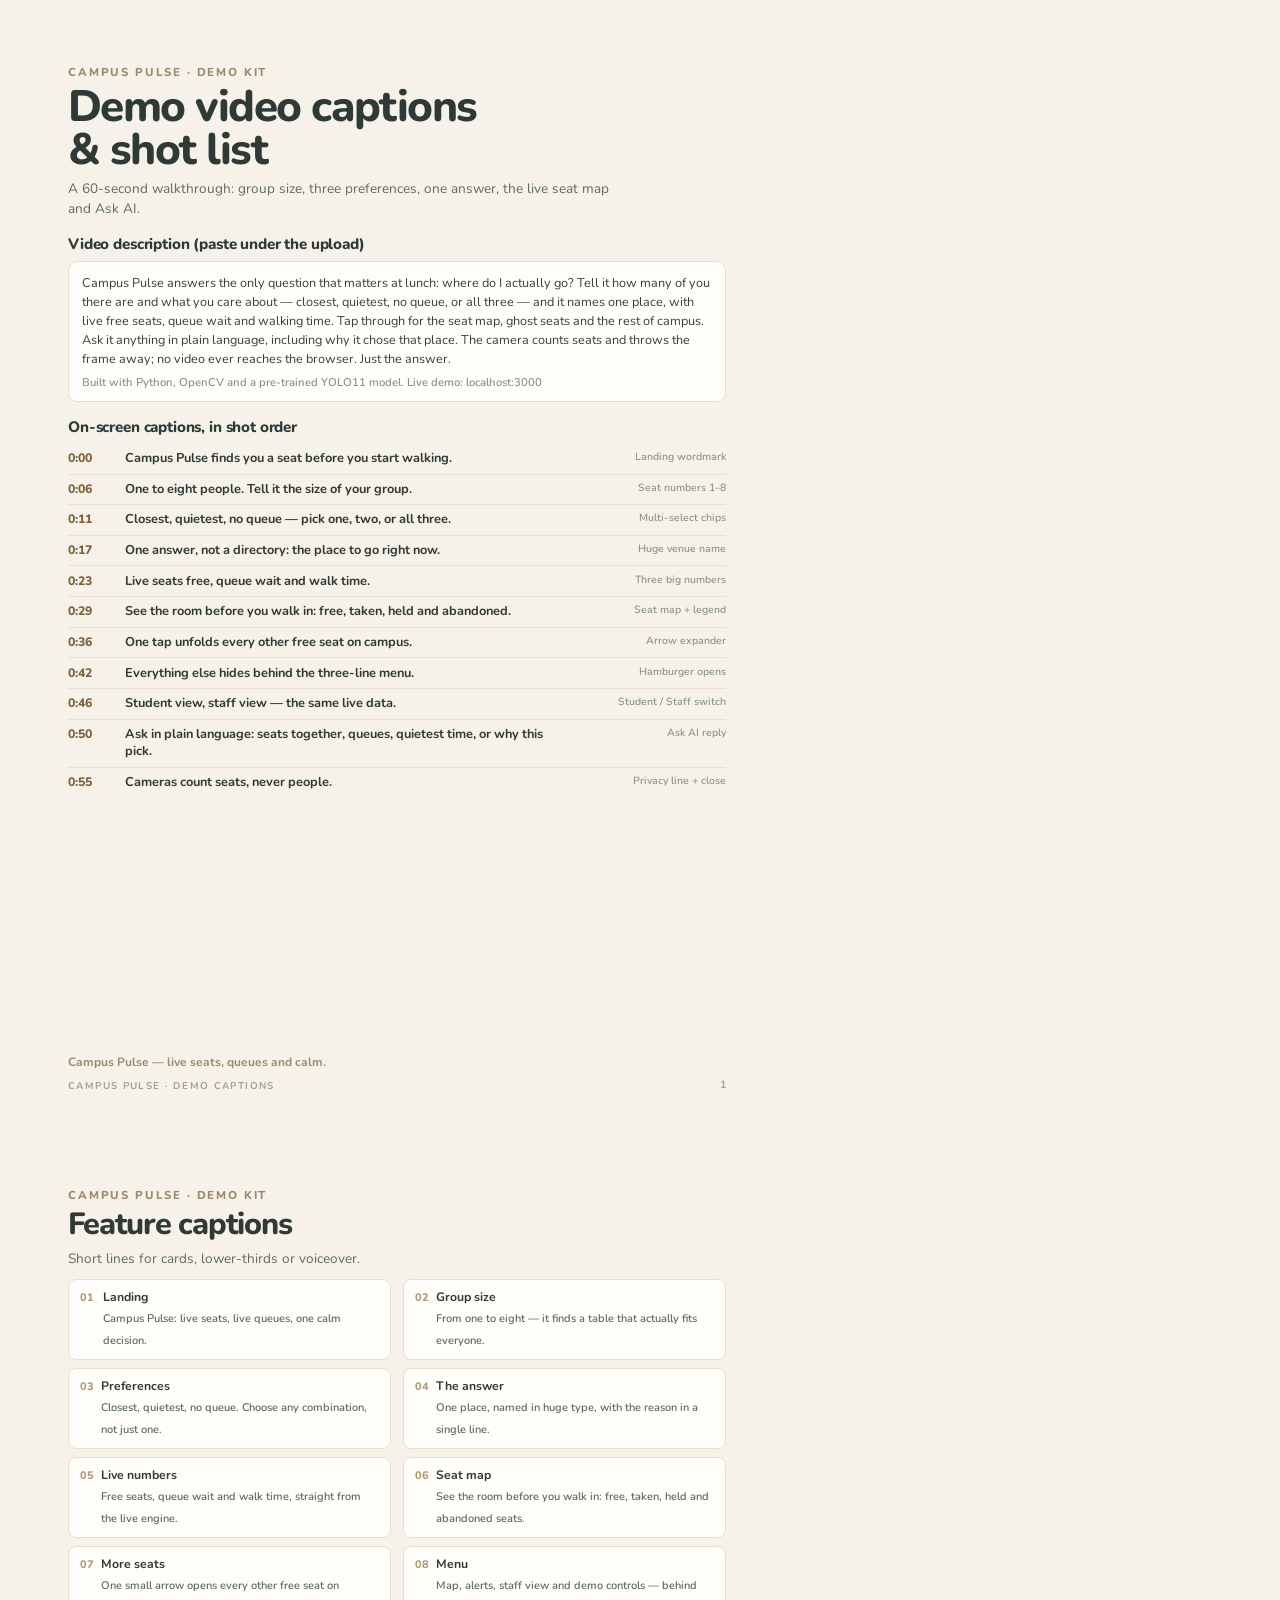
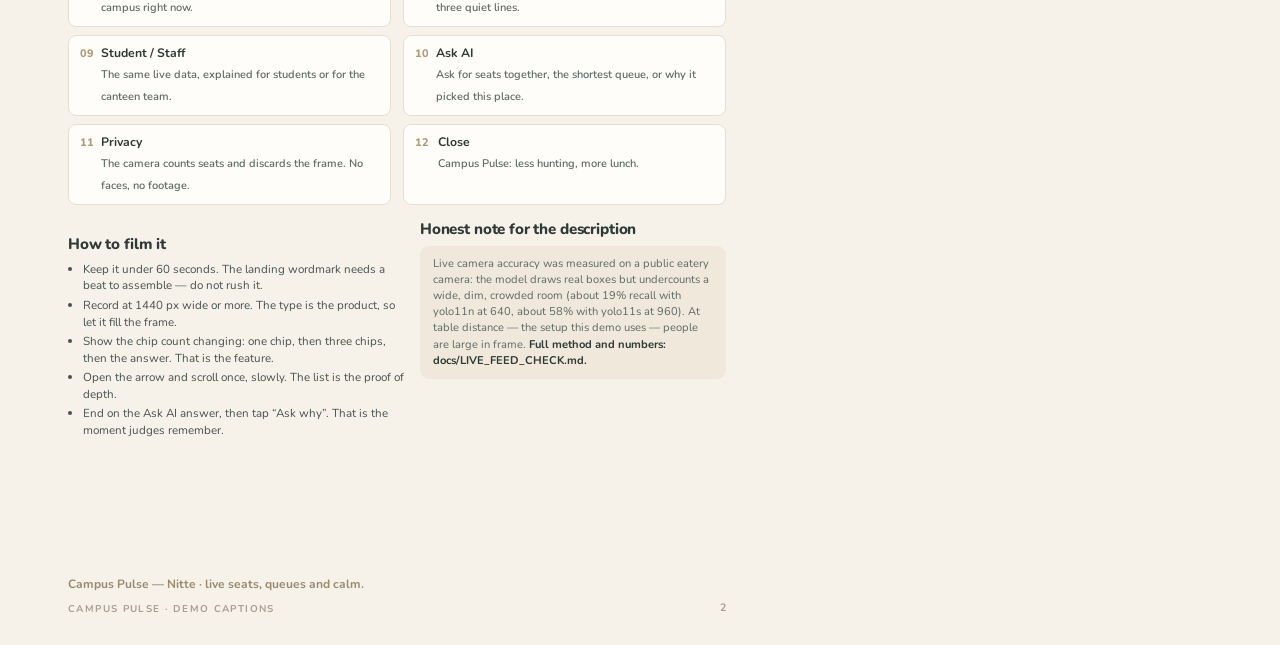
<file: docs/demo-captions.html>
<!doctype html>
<html lang="en">
<head>
<meta charset="utf-8" />
<title>Campus Pulse — demo captions</title>
<style>
  @font-face {
    font-family: 'Nunito';
    src: url('../web/fonts/nunito.woff2') format('woff2');
    font-weight: 100 900;
    font-style: normal;
  }
  @page { size: A4; margin: 0; }
  * { box-sizing: border-box; }
  html, body { margin: 0; padding: 0; }
  body {
    font-family: 'Nunito', 'Trebuchet MS', sans-serif;
    color: #2f3a37;
    background: #f6f2ea;
    -webkit-print-color-adjust: exact;
    print-color-adjust: exact;
  }
  .page {
    width: 210mm; height: 297mm;
    padding: 17mm 18mm 22mm;
    display: block;
    position: relative; overflow: hidden;
    page-break-after: always;
    background: #f6f2ea;
  }
  .page:last-child { page-break-after: auto; }
  .page::after {
    content: "CAMPUS PULSE  ·  DEMO CAPTIONS";
    position: absolute; left: 18mm; bottom: 8mm;
    font-size: 7.4pt; font-weight: 700; letter-spacing: .14em; color: #a89f90;
  }
  .pageno {
    position: absolute; right: 18mm; bottom: 8mm;
    font-size: 8pt; font-weight: 700; color: #a89f90;
  }
  .kicker {
    font-size: 8.6pt; font-weight: 800; letter-spacing: .16em;
    color: #9a8a6d; text-transform: uppercase; margin: 0 0 6px;
  }
  h1 {
    font-size: 33pt; line-height: .98; letter-spacing: -.035em;
    margin: 0 0 7px; font-weight: 800;
  }
  .lede {
    font-size: 10.2pt; line-height: 1.45; color: #5d6a66;
    margin: 0 0 14px; max-width: 150mm;
  }
  h2 {
    font-size: 11.4pt; font-weight: 800; margin: 15px 0 7px;
    letter-spacing: -.01em;
  }
  .box {
    background: #fffdf9; border: 1px solid #e6dfd1; border-radius: 9px;
    padding: 11px 13px;
  }
  .desc { font-size: 9.5pt; line-height: 1.5; margin: 0; color: #35403c; }
  .meta { font-size: 8.5pt; color: #8b958f; margin: 7px 0 0; font-weight: 600; }
  .shots { width: 100%; border-collapse: collapse; margin-top: 2px; }
  .shots td { vertical-align: top; padding: 6.2px 0; border-bottom: 1px solid #e8e1d4; }
  .shots tr:last-child td { border-bottom: 0; }
  .time {
    width: 15mm; font-size: 9.2pt; font-weight: 800; color: #7d6039;
    font-variant-numeric: tabular-nums;
  }
  .cap { font-size: 9.6pt; font-weight: 700; line-height: 1.35; }
  .cue { width: 47mm; font-size: 7.9pt; color: #8b958f; font-weight: 600; text-align: right; line-height: 1.35; }
  .features { display: grid; grid-template-columns: 1fr 1fr; gap: 8px 12px; margin-top: 2px; }
  .feat {
    background: #fffdf9; border: 1px solid #e6dfd1; border-radius: 8px;
    padding: 9px 11px; display: flex; gap: 9px; align-items: baseline;
  }
  .num {
    font-size: 8.2pt; font-weight: 800; color: #b09a78;
    min-width: 12px; font-variant-numeric: tabular-nums;
  }
  .feat b { display: block; font-size: 9.2pt; margin-bottom: 1px; }
  .feat span.txt { font-size: 8.3pt; line-height: 1.35; color: #5d6a66; font-weight: 600; }
  ul { margin: 3px 0 0; padding-left: 15px; }
  li { font-size: 8.7pt; line-height: 1.45; margin-bottom: 2.6px; color: #46524e; }
  .honest {
    background: #efe8db; border-radius: 9px; padding: 10px 13px;
    font-size: 8.4pt; line-height: 1.45; color: #5d6a66; margin-top: 5px;
  }
  .honest b { color: #2f3a37; }
  .cols { display: grid; grid-template-columns: 1.05fr .95fr; gap: 14px; }
  .sign {
    position: absolute; left: 18mm; bottom: 14mm;
    font-size: 9pt; font-weight: 700; color: #9a8a6d;
  }
</style>
</head>
<body>

<section class="page">
  <p class="kicker">Campus Pulse · demo kit</p>
  <h1>Demo video captions<br />&amp; shot list</h1>
  <p class="lede">A 60-second walkthrough: group size, three preferences, one answer, the live seat map and Ask AI.</p>

  <h2>Video description (paste under the upload)</h2>
  <div class="box">
    <p class="desc">Campus Pulse answers the only question that matters at lunch: where do I actually go?
    Tell it how many of you there are and what you care about — closest, quietest, no queue, or all three —
    and it names one place, with live free seats, queue wait and walking time. Tap through for the seat map,
    ghost seats and the rest of campus. Ask it anything in plain language, including why it chose that place.
    The camera counts seats and throws the frame away; no video ever reaches the browser. Just the answer.</p>
    <p class="meta">Built with Python, OpenCV and a pre-trained YOLO11 model. Live demo: localhost:3000</p>
  </div>

  <h2>On-screen captions, in shot order</h2>
  <table class="shots">
    <tr><td class="time">0:00</td><td class="cap">Campus Pulse finds you a seat before you start walking.</td><td class="cue">Landing wordmark</td></tr>
    <tr><td class="time">0:06</td><td class="cap">One to eight people. Tell it the size of your group.</td><td class="cue">Seat numbers 1–8</td></tr>
    <tr><td class="time">0:11</td><td class="cap">Closest, quietest, no queue — pick one, two, or all three.</td><td class="cue">Multi-select chips</td></tr>
    <tr><td class="time">0:17</td><td class="cap">One answer, not a directory: the place to go right now.</td><td class="cue">Huge venue name</td></tr>
    <tr><td class="time">0:23</td><td class="cap">Live seats free, queue wait and walk time.</td><td class="cue">Three big numbers</td></tr>
    <tr><td class="time">0:29</td><td class="cap">See the room before you walk in: free, taken, held and abandoned.</td><td class="cue">Seat map + legend</td></tr>
    <tr><td class="time">0:36</td><td class="cap">One tap unfolds every other free seat on campus.</td><td class="cue">Arrow expander</td></tr>
    <tr><td class="time">0:42</td><td class="cap">Everything else hides behind the three-line menu.</td><td class="cue">Hamburger opens</td></tr>
    <tr><td class="time">0:46</td><td class="cap">Student view, staff view — the same live data.</td><td class="cue">Student / Staff switch</td></tr>
    <tr><td class="time">0:50</td><td class="cap">Ask in plain language: seats together, queues, quietest time, or why this pick.</td><td class="cue">Ask AI reply</td></tr>
    <tr><td class="time">0:55</td><td class="cap">Cameras count seats, never people.</td><td class="cue">Privacy line + close</td></tr>
  </table>

  <div class="sign">Campus Pulse — live seats, queues and calm.</div>
  <span class="pageno">1</span>
</section>

<section class="page">
  <p class="kicker">Campus Pulse · demo kit</p>
  <h1 style="font-size:23pt;margin-bottom:10px">Feature captions</h1>
  <p class="lede" style="margin-bottom:10px">Short lines for cards, lower-thirds or voiceover.</p>

  <div class="features">
    <div class="feat"><span class="num">01</span><div><b>Landing</b><span class="txt">Campus Pulse: live seats, live queues, one calm decision.</span></div></div>
    <div class="feat"><span class="num">02</span><div><b>Group size</b><span class="txt">From one to eight — it finds a table that actually fits everyone.</span></div></div>
    <div class="feat"><span class="num">03</span><div><b>Preferences</b><span class="txt">Closest, quietest, no queue. Choose any combination, not just one.</span></div></div>
    <div class="feat"><span class="num">04</span><div><b>The answer</b><span class="txt">One place, named in huge type, with the reason in a single line.</span></div></div>
    <div class="feat"><span class="num">05</span><div><b>Live numbers</b><span class="txt">Free seats, queue wait and walk time, straight from the live engine.</span></div></div>
    <div class="feat"><span class="num">06</span><div><b>Seat map</b><span class="txt">See the room before you walk in: free, taken, held and abandoned seats.</span></div></div>
    <div class="feat"><span class="num">07</span><div><b>More seats</b><span class="txt">One small arrow opens every other free seat on campus right now.</span></div></div>
    <div class="feat"><span class="num">08</span><div><b>Menu</b><span class="txt">Map, alerts, staff view and demo controls — behind three quiet lines.</span></div></div>
    <div class="feat"><span class="num">09</span><div><b>Student / Staff</b><span class="txt">The same live data, explained for students or for the canteen team.</span></div></div>
    <div class="feat"><span class="num">10</span><div><b>Ask AI</b><span class="txt">Ask for seats together, the shortest queue, or why it picked this place.</span></div></div>
    <div class="feat"><span class="num">11</span><div><b>Privacy</b><span class="txt">The camera counts seats and discards the frame. No faces, no footage.</span></div></div>
    <div class="feat"><span class="num">12</span><div><b>Close</b><span class="txt">Campus Pulse: less hunting, more lunch.</span></div></div>
  </div>

  <div class="cols" style="margin-top:14px">
    <div>
      <h2>How to film it</h2>
      <ul>
        <li>Keep it under 60 seconds. The landing wordmark needs a beat to assemble — do not rush it.</li>
        <li>Record at 1440 px wide or more. The type is the product, so let it fill the frame.</li>
        <li>Show the chip count changing: one chip, then three chips, then the answer. That is the feature.</li>
        <li>Open the arrow and scroll once, slowly. The list is the proof of depth.</li>
        <li>End on the Ask AI answer, then tap “Ask why”. That is the moment judges remember.</li>
      </ul>
    </div>
    <div>
      <h2 style="margin-top:0">Honest note for the description</h2>
      <div class="honest">
        Live camera accuracy was measured on a public eatery camera: the model draws real boxes but
        undercounts a wide, dim, crowded room (about 19% recall with yolo11n at 640, about 58% with
        yolo11s at 960). At table distance — the setup this demo uses — people are large in frame.
        <b>Full method and numbers: docs/LIVE_FEED_CHECK.md.</b>
      </div>
    </div>
  </div>

  <div class="sign">Campus Pulse — Nitte · live seats, queues and calm.</div>
  <span class="pageno">2</span>
</section>

</body>
</html>
</file>
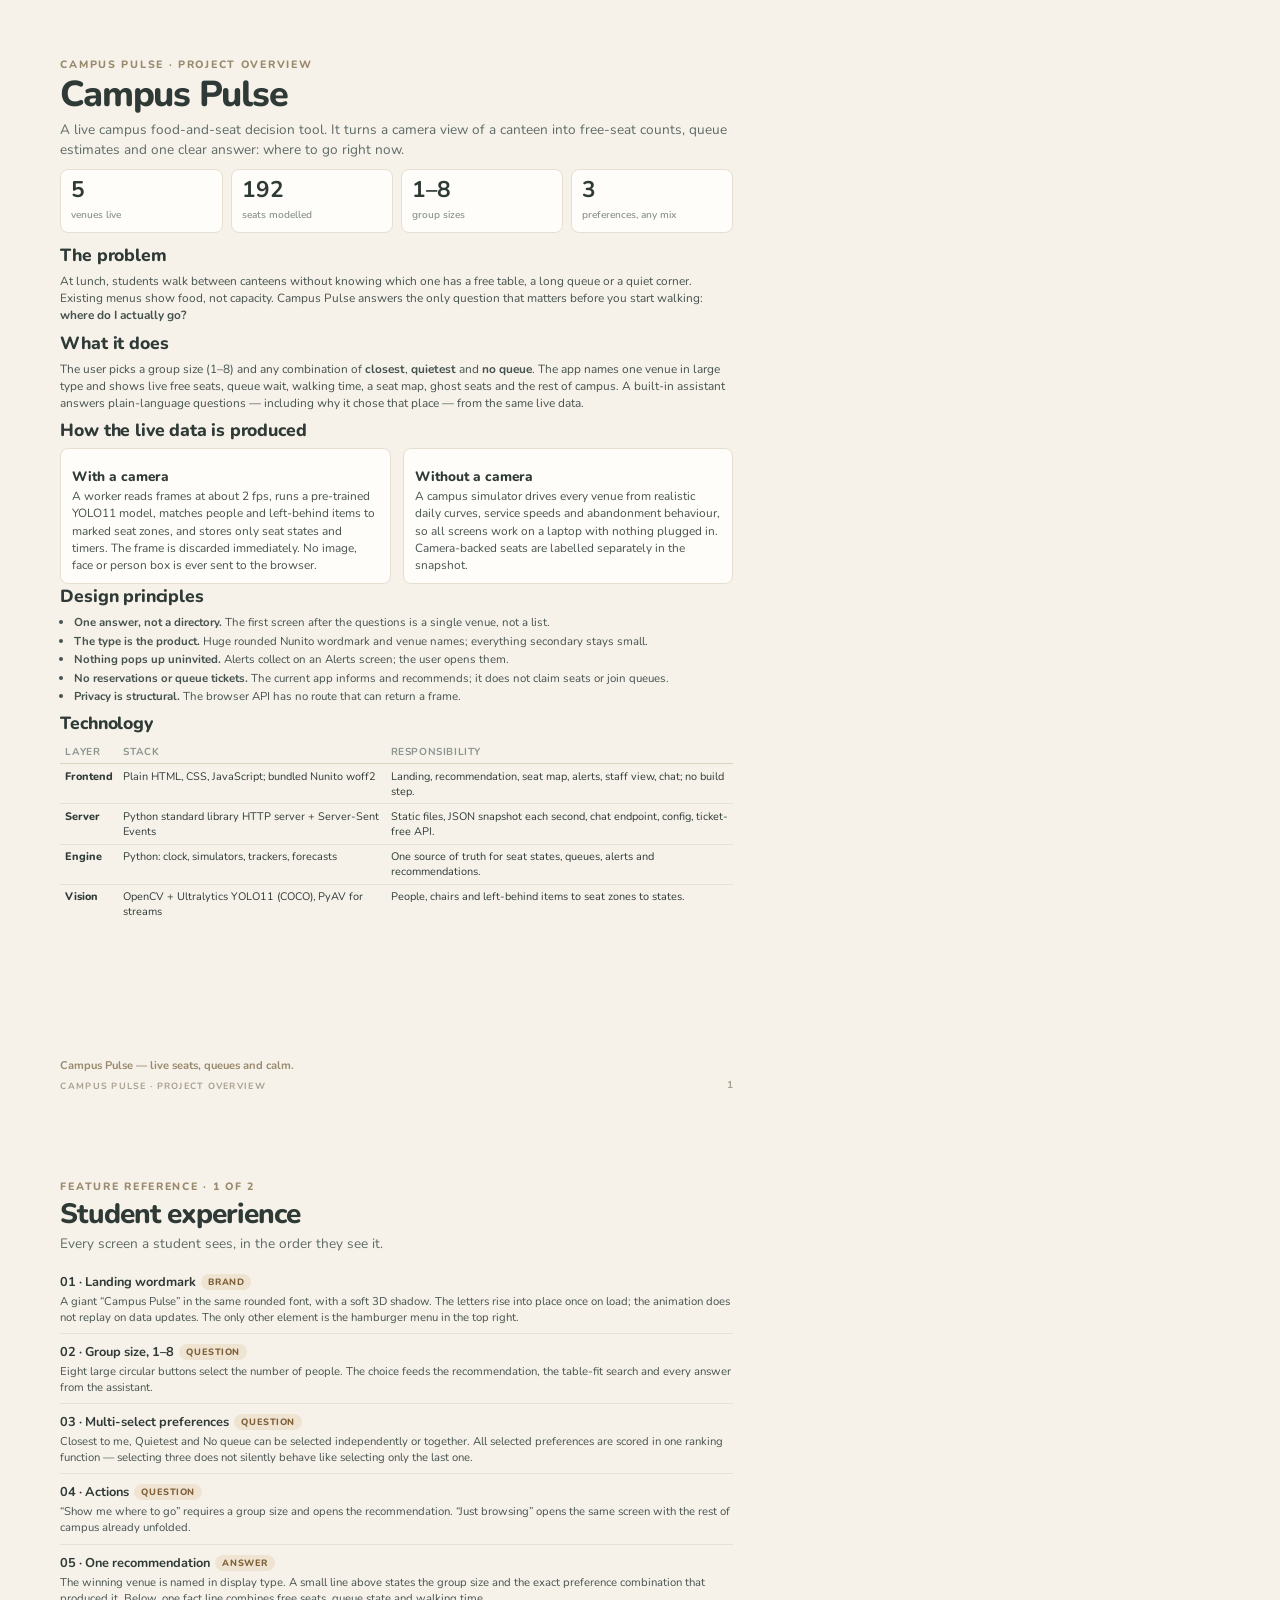
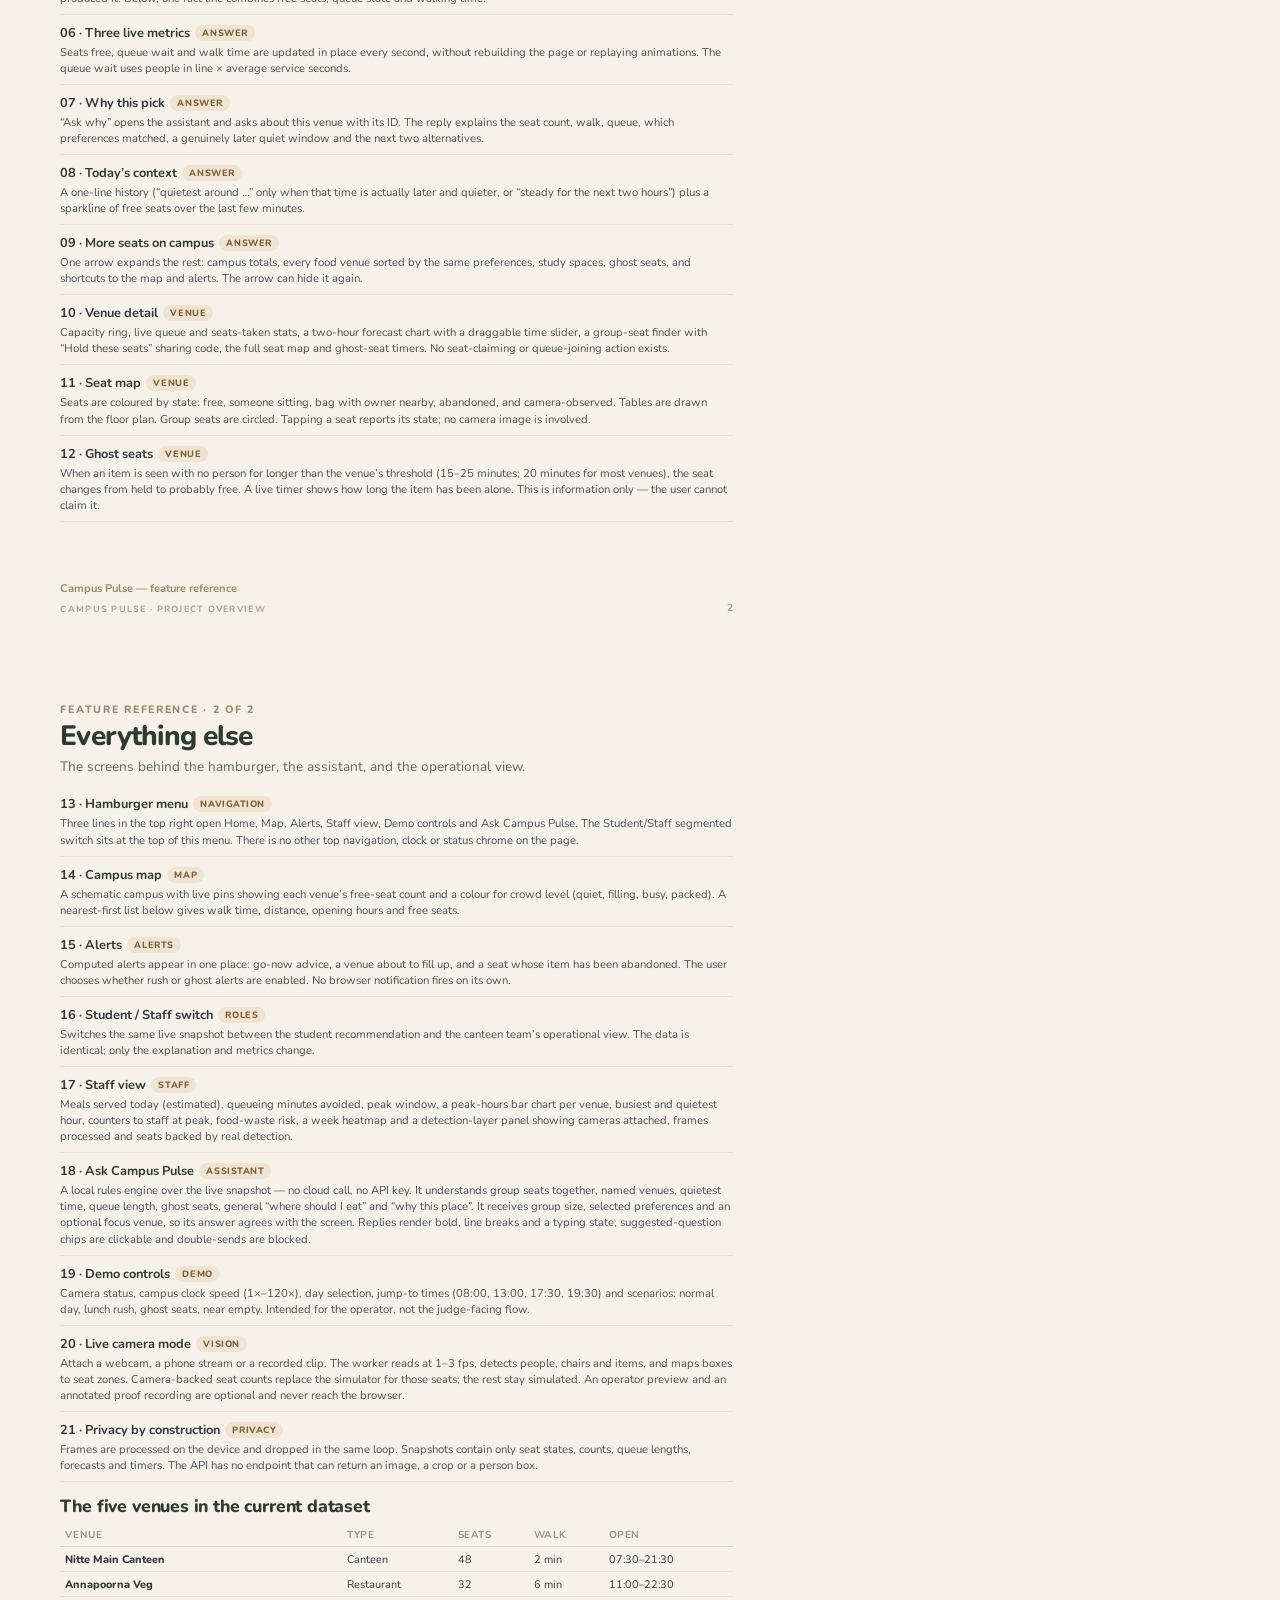
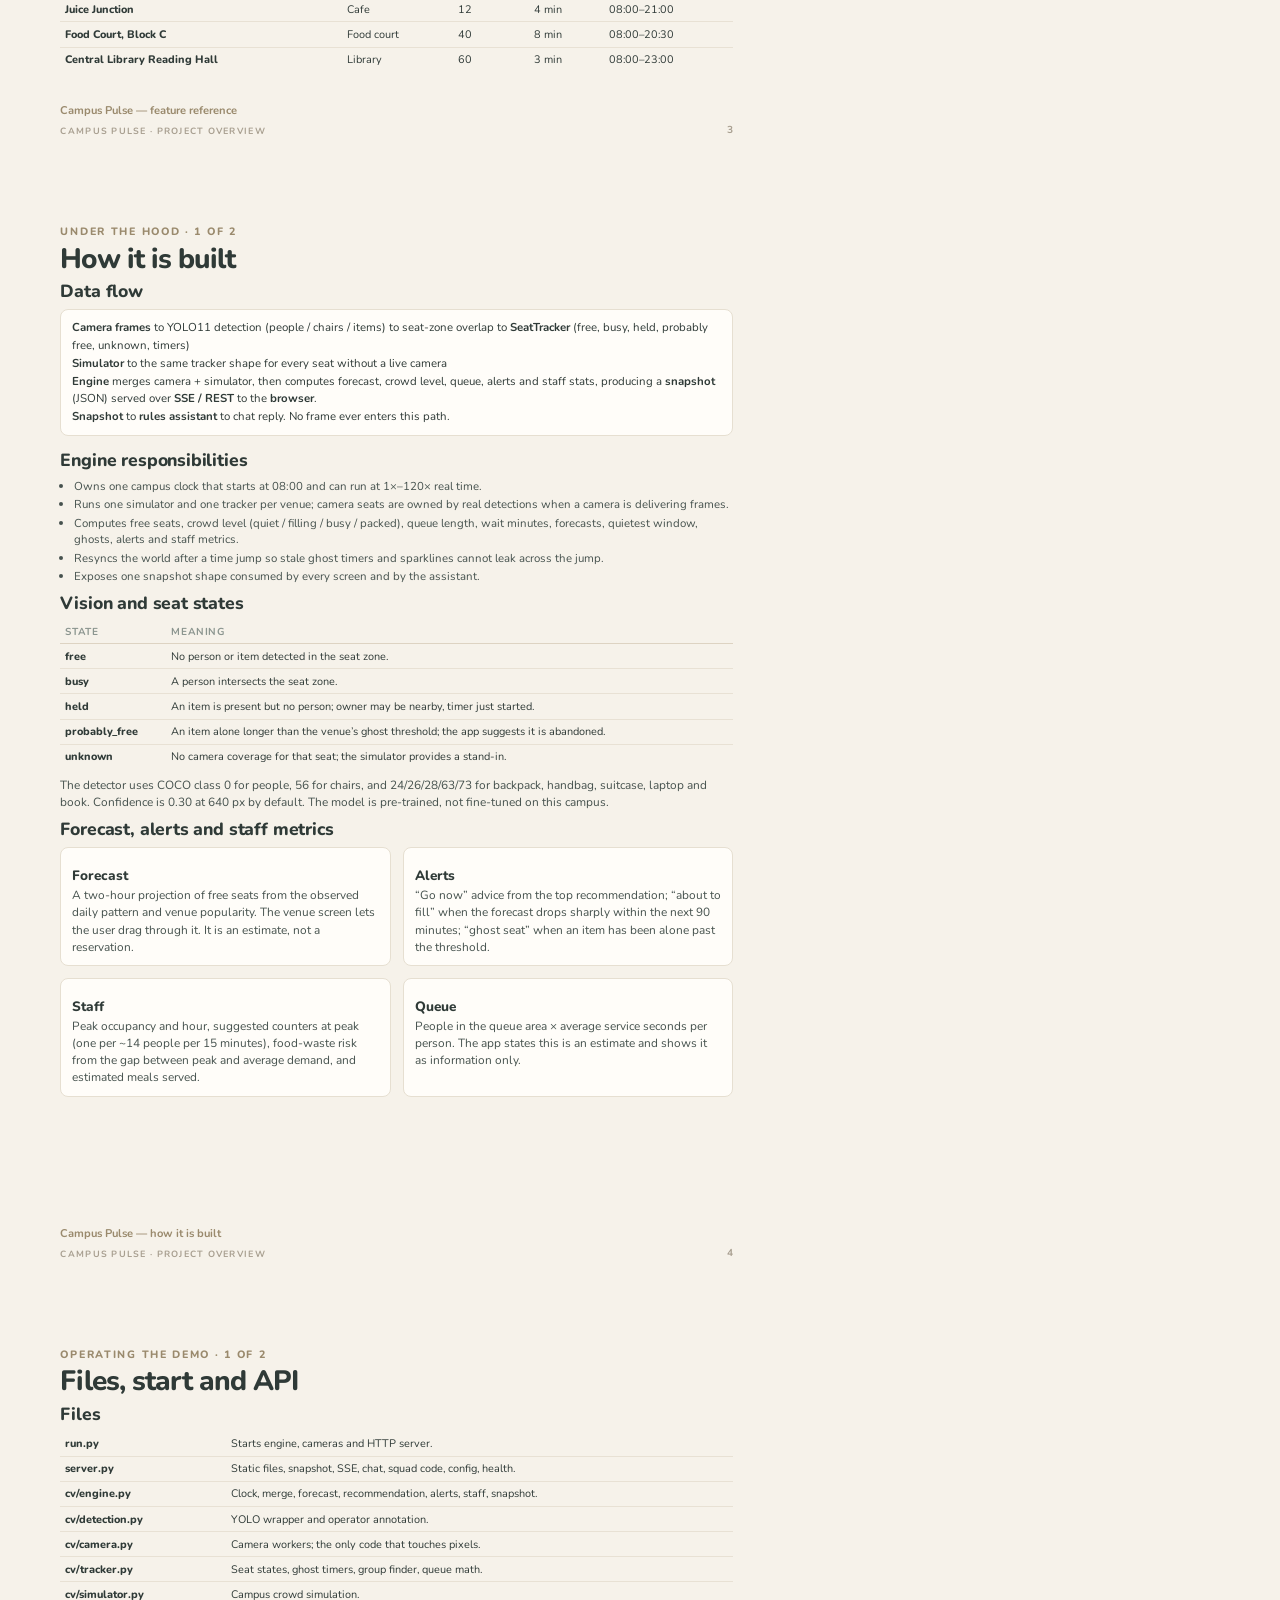
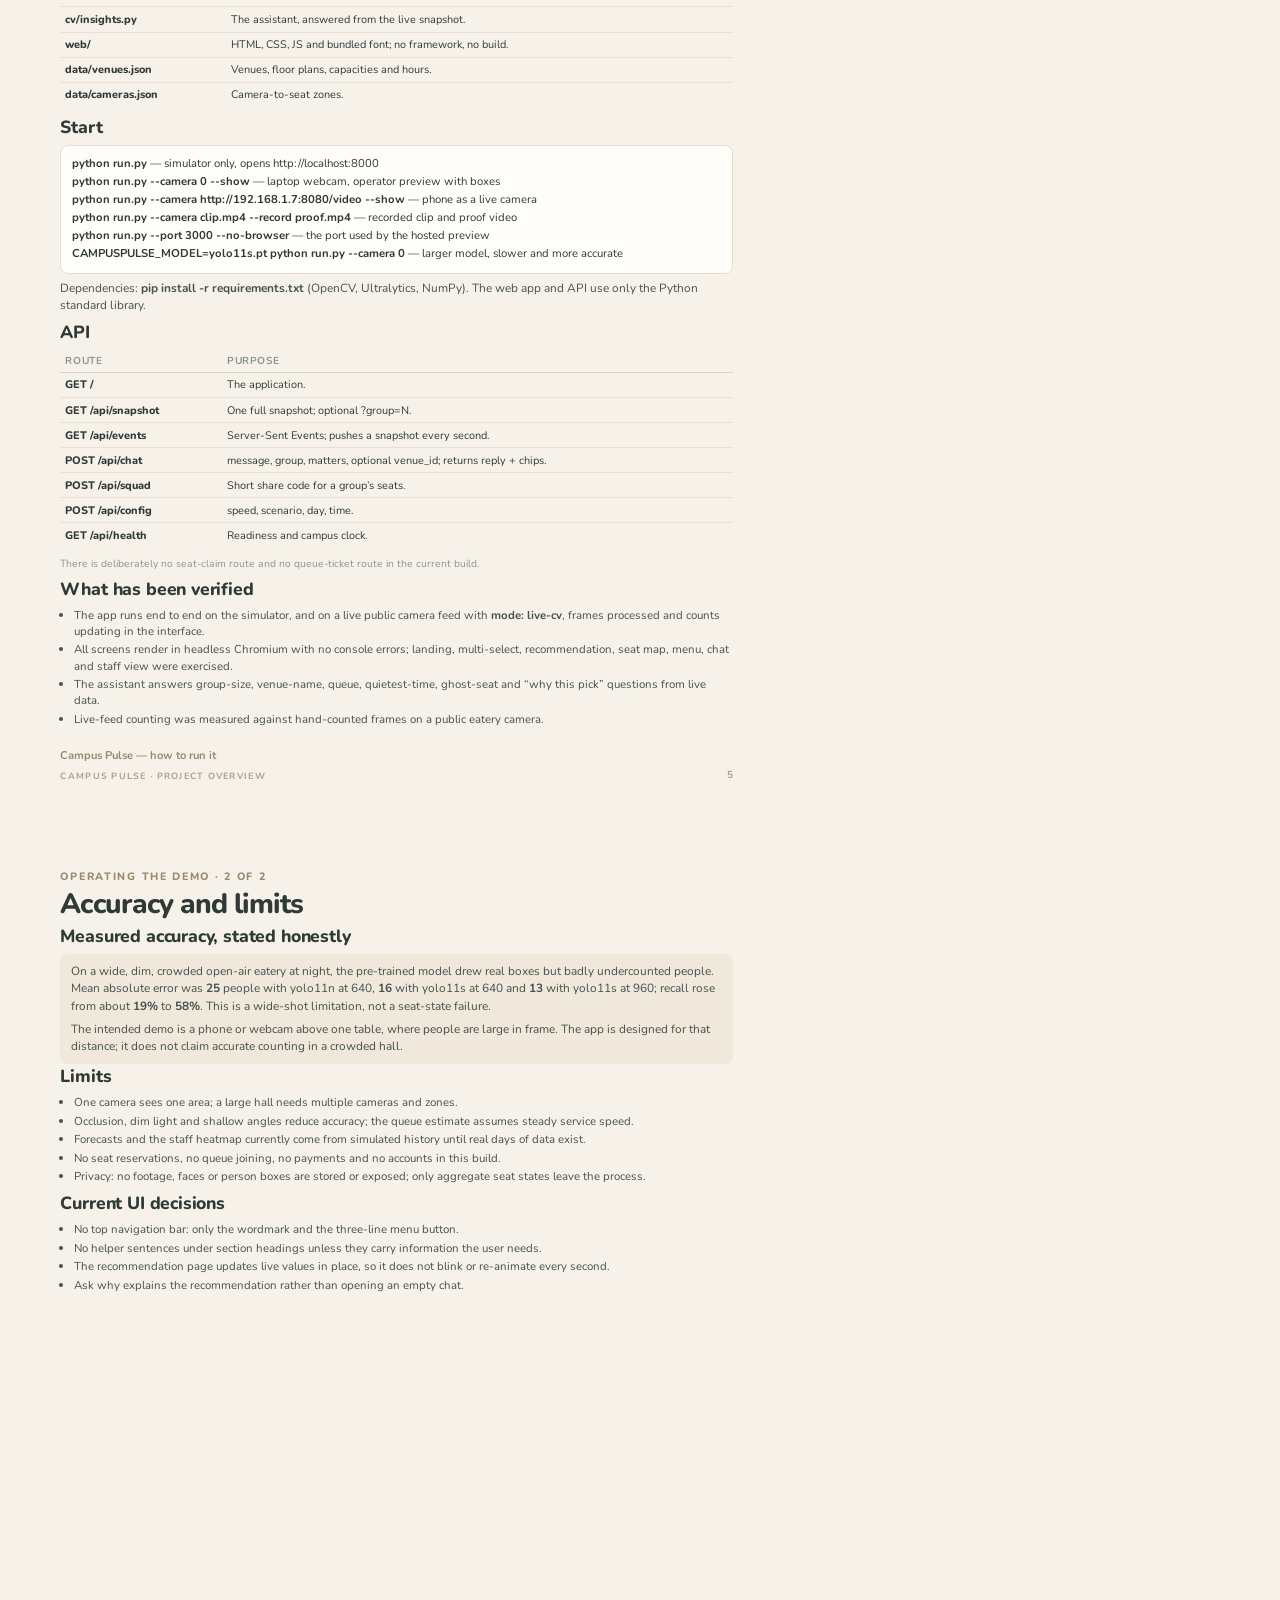
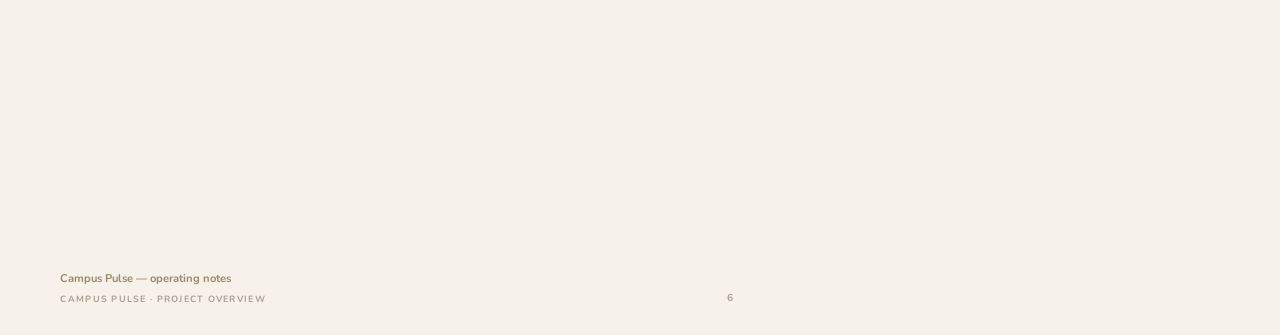
<file: docs/project-overview.html>
<!doctype html>
<html lang="en">
<head>
<meta charset="utf-8" />
<title>Campus Pulse — project overview</title>
<style>
  @font-face {
    font-family: 'Nunito';
    src: url('../web/fonts/nunito.woff2') format('woff2');
    font-weight: 100 900;
    font-style: normal;
  }
  @page { size: A4; margin: 0; }
  * { box-sizing: border-box; }
  html, body { margin: 0; padding: 0; }
  body {
    font-family: 'Nunito', 'Trebuchet MS', sans-serif;
    color: #2f3a37; background: #f6f2ea;
    -webkit-print-color-adjust: exact; print-color-adjust: exact;
  }
  .page {
    width: 210mm; height: 297mm; padding: 15mm 16mm 17mm;
    position: relative; overflow: hidden; page-break-after: always;
    background: #f6f2ea;
  }
  .page:last-child { page-break-after: auto; }
  .page::after {
    content: "CAMPUS PULSE  ·  PROJECT OVERVIEW";
    position: absolute; left: 16mm; bottom: 8mm;
    font-size: 6.8pt; font-weight: 700; letter-spacing: .14em; color: #a89f90;
  }
  .pageno { position: absolute; right: 16mm; bottom: 8mm; font-size: 7.6pt; font-weight: 700; color: #a89f90; }
  .kicker { font-size: 8pt; font-weight: 800; letter-spacing: .16em; color: #9a8a6d; text-transform: uppercase; margin: 0 0 5px; }
  h1 { font-size: 27pt; line-height: 1.02; letter-spacing: -.035em; margin: 0 0 6px; font-weight: 800; }
  h2 { font-size: 13.2pt; font-weight: 800; margin: 0 0 6px; letter-spacing: -.01em; }
  h3 { font-size: 10.2pt; font-weight: 800; margin: 9px 0 2px; }
  p { font-size: 8.9pt; line-height: 1.45; margin: 0 0 6px; color: #46524e; }
  .lede { font-size: 10.2pt; color: #5d6a66; line-height: 1.45; margin-bottom: 10px; }
  .two { display: grid; grid-template-columns: 1fr 1fr; gap: 12px; }
  .three { display: grid; grid-template-columns: 1fr 1fr 1fr; gap: 9px; }
  .box { background: #fffdf9; border: 1px solid #e6dfd1; border-radius: 8px; padding: 9px 11px; }
  .box p:last-child { margin-bottom: 0; }
  .tint { background: #efe8db; border: 0; }
  .feat { border-bottom: 1px solid #e8e1d4; padding: 6px 0 7px; }
  .feat:last-child { border-bottom: 0; }
  .feat b { font-size: 9.6pt; }
  .feat p { margin: 2px 0 0; font-size: 8.5pt; line-height: 1.42; }
  .tag { display: inline-block; font-size: 6.9pt; font-weight: 800; letter-spacing: .06em;
         text-transform: uppercase; color: #7d6039; background: #efe4d2;
         border-radius: 999px; padding: 2px 7px; margin-left: 5px; vertical-align: 1px; }
  table { width: 100%; border-collapse: collapse; margin: 4px 0 8px; }
  th { text-align: left; font-size: 7.6pt; letter-spacing: .06em; text-transform: uppercase;
       color: #8b958f; border-bottom: 1.5px solid #ddd3c2; padding: 4px 5px; }
  td { font-size: 8.2pt; line-height: 1.38; padding: 4.5px 5px; border-bottom: 1px solid #e8e1d4; vertical-align: top; }
  tr:last-child td { border-bottom: 0; }
  td b { font-weight: 800; }
  ul { margin: 3px 0 7px; padding-left: 14px; }
  li { font-size: 8.6pt; line-height: 1.42; margin-bottom: 2.2px; color: #46524e; }
  .big { display: flex; gap: 8px; margin: 8px 0 10px; }
  .big div { flex: 1; background: #fffdf9; border: 1px solid #e6dfd1; border-radius: 8px; padding: 8px 10px; }
  .big b { display: block; font-size: 17pt; line-height: 1.05; }
  .big span { font-size: 7.6pt; color: #8b958f; font-weight: 600; }
  .foot { position: absolute; left: 16mm; bottom: 13mm; font-size: 8.4pt; font-weight: 700; color: #9a8a6d; }
  .small { font-size: 7.8pt; color: #8b958f; }
</style>
</head>
<body>

<!-- PAGE 1 -->
<section class="page">
  <p class="kicker">Campus Pulse · project overview</p>
  <h1>Campus Pulse</h1>
  <p class="lede">A live campus food-and-seat decision tool. It turns a camera view of a
  canteen into free-seat counts, queue estimates and one clear answer: where to go right now.</p>

  <div class="big">
    <div><b>5</b><span>venues live</span></div>
    <div><b>192</b><span>seats modelled</span></div>
    <div><b>1–8</b><span>group sizes</span></div>
    <div><b>3</b><span>preferences, any mix</span></div>
  </div>

  <h2>The problem</h2>
  <p>At lunch, students walk between canteens without knowing which one has a free table, a long
  queue or a quiet corner. Existing menus show food, not capacity. Campus Pulse answers the only
  question that matters before you start walking: <b>where do I actually go?</b></p>

  <h2>What it does</h2>
  <p>The user picks a group size (1–8) and any combination of <b>closest</b>, <b>quietest</b> and
  <b>no queue</b>. The app names one venue in large type and shows live free seats, queue wait,
  walking time, a seat map, ghost seats and the rest of campus. A built-in assistant answers
  plain-language questions — including why it chose that place — from the same live data.</p>

  <h2>How the live data is produced</h2>
  <div class="two">
    <div class="box">
      <h3>With a camera</h3>
      <p>A worker reads frames at about 2 fps, runs a pre-trained YOLO11 model, matches people and
      left-behind items to marked seat zones, and stores only seat states and timers. The frame is
      discarded immediately. No image, face or person box is ever sent to the browser.</p>
    </div>
    <div class="box">
      <h3>Without a camera</h3>
      <p>A campus simulator drives every venue from realistic daily curves, service speeds and
      abandonment behaviour, so all screens work on a laptop with nothing plugged in. Camera-backed
      seats are labelled separately in the snapshot.</p>
    </div>
  </div>

  <h2>Design principles</h2>
  <ul>
    <li><b>One answer, not a directory.</b> The first screen after the questions is a single venue, not a list.</li>
    <li><b>The type is the product.</b> Huge rounded Nunito wordmark and venue names; everything secondary stays small.</li>
    <li><b>Nothing pops up uninvited.</b> Alerts collect on an Alerts screen; the user opens them.</li>
    <li><b>No reservations or queue tickets.</b> The current app informs and recommends; it does not claim seats or join queues.</li>
    <li><b>Privacy is structural.</b> The browser API has no route that can return a frame.</li>
  </ul>

  <h2>Technology</h2>
  <table>
    <tr><th>Layer</th><th>Stack</th><th>Responsibility</th></tr>
    <tr><td><b>Frontend</b></td><td>Plain HTML, CSS, JavaScript; bundled Nunito woff2</td><td>Landing, recommendation, seat map, alerts, staff view, chat; no build step.</td></tr>
    <tr><td><b>Server</b></td><td>Python standard library HTTP server + Server-Sent Events</td><td>Static files, JSON snapshot each second, chat endpoint, config, ticket-free API.</td></tr>
    <tr><td><b>Engine</b></td><td>Python: clock, simulators, trackers, forecasts</td><td>One source of truth for seat states, queues, alerts and recommendations.</td></tr>
    <tr><td><b>Vision</b></td><td>OpenCV + Ultralytics YOLO11 (COCO), PyAV for streams</td><td>People, chairs and left-behind items to seat zones to states.</td></tr>
  </table>

  <div class="foot">Campus Pulse — live seats, queues and calm.</div>
  <span class="pageno">1</span>
</section>

<!-- PAGE 2 -->
<section class="page">
  <p class="kicker">Feature reference · 1 of 2</p>
  <h1 style="font-size:21pt">Student experience</h1>
  <p class="lede">Every screen a student sees, in the order they see it.</p>

  <div class="feat"><b>01 · Landing wordmark</b><span class="tag">brand</span>
    <p>A giant “Campus Pulse” in the same rounded font, with a soft 3D shadow. The letters rise into
    place once on load; the animation does not replay on data updates. The only other element is the
    hamburger menu in the top right.</p></div>

  <div class="feat"><b>02 · Group size, 1–8</b><span class="tag">question</span>
    <p>Eight large circular buttons select the number of people. The choice feeds the recommendation,
    the table-fit search and every answer from the assistant.</p></div>

  <div class="feat"><b>03 · Multi-select preferences</b><span class="tag">question</span>
    <p>Closest to me, Quietest and No queue can be selected independently or together. All selected
    preferences are scored in one ranking function — selecting three does not silently behave like
    selecting only the last one.</p></div>

  <div class="feat"><b>04 · Actions</b><span class="tag">question</span>
    <p>“Show me where to go” requires a group size and opens the recommendation. “Just browsing”
    opens the same screen with the rest of campus already unfolded.</p></div>

  <div class="feat"><b>05 · One recommendation</b><span class="tag">answer</span>
    <p>The winning venue is named in display type. A small line above states the group size and the
    exact preference combination that produced it. Below, one fact line combines free seats, queue
    state and walking time.</p></div>

  <div class="feat"><b>06 · Three live metrics</b><span class="tag">answer</span>
    <p>Seats free, queue wait and walk time are updated in place every second, without rebuilding the
    page or replaying animations. The queue wait uses people in line × average service seconds.</p></div>

  <div class="feat"><b>07 · Why this pick</b><span class="tag">answer</span>
    <p>“Ask why” opens the assistant and asks about this venue with its ID. The reply explains the
    seat count, walk, queue, which preferences matched, a genuinely later quiet window and the next
    two alternatives.</p></div>

  <div class="feat"><b>08 · Today’s context</b><span class="tag">answer</span>
    <p>A one-line history (“quietest around …” only when that time is actually later and quieter, or
    “steady for the next two hours”) plus a sparkline of free seats over the last few minutes.</p></div>

  <div class="feat"><b>09 · More seats on campus</b><span class="tag">answer</span>
    <p>One arrow expands the rest: campus totals, every food venue sorted by the same preferences,
    study spaces, ghost seats, and shortcuts to the map and alerts. The arrow can hide it again.</p></div>

  <div class="feat"><b>10 · Venue detail</b><span class="tag">venue</span>
    <p>Capacity ring, live queue and seats-taken stats, a two-hour forecast chart with a draggable
    time slider, a group-seat finder with “Hold these seats” sharing code, the full seat map and
    ghost-seat timers. No seat-claiming or queue-joining action exists.</p></div>

  <div class="feat"><b>11 · Seat map</b><span class="tag">venue</span>
    <p>Seats are coloured by state: free, someone sitting, bag with owner nearby, abandoned, and
    camera-observed. Tables are drawn from the floor plan. Group seats are circled. Tapping a seat
    reports its state; no camera image is involved.</p></div>

  <div class="feat"><b>12 · Ghost seats</b><span class="tag">venue</span>
    <p>When an item is seen with no person for longer than the venue’s threshold (15–25 minutes;
    20 minutes for most venues), the seat changes from held to probably free. A live timer shows how
    long the item has been alone. This is information only — the user cannot claim it.</p></div>

  <div class="foot">Campus Pulse — feature reference</div>
  <span class="pageno">2</span>
</section>

<!-- PAGE 3 -->
<section class="page">
  <p class="kicker">Feature reference · 2 of 2</p>
  <h1 style="font-size:21pt">Everything else</h1>
  <p class="lede">The screens behind the hamburger, the assistant, and the operational view.</p>

  <div class="feat"><b>13 · Hamburger menu</b><span class="tag">navigation</span>
    <p>Three lines in the top right open Home, Map, Alerts, Staff view, Demo controls and Ask Campus
    Pulse. The Student/Staff segmented switch sits at the top of this menu. There is no other top
    navigation, clock or status chrome on the page.</p></div>

  <div class="feat"><b>14 · Campus map</b><span class="tag">map</span>
    <p>A schematic campus with live pins showing each venue’s free-seat count and a colour for crowd
    level (quiet, filling, busy, packed). A nearest-first list below gives walk time, distance,
    opening hours and free seats.</p></div>

  <div class="feat"><b>15 · Alerts</b><span class="tag">alerts</span>
    <p>Computed alerts appear in one place: go-now advice, a venue about to fill up, and a seat whose
    item has been abandoned. The user chooses whether rush or ghost alerts are enabled. No browser
    notification fires on its own.</p></div>

  <div class="feat"><b>16 · Student / Staff switch</b><span class="tag">roles</span>
    <p>Switches the same live snapshot between the student recommendation and the canteen team’s
    operational view. The data is identical; only the explanation and metrics change.</p></div>

  <div class="feat"><b>17 · Staff view</b><span class="tag">staff</span>
    <p>Meals served today (estimated), queueing minutes avoided, peak window, a peak-hours bar chart
    per venue, busiest and quietest hour, counters to staff at peak, food-waste risk, a week heatmap
    and a detection-layer panel showing cameras attached, frames processed and seats backed by real
    detection.</p></div>

  <div class="feat"><b>18 · Ask Campus Pulse</b><span class="tag">assistant</span>
    <p>A local rules engine over the live snapshot — no cloud call, no API key. It understands group
    seats together, named venues, quietest time, queue length, ghost seats, general “where should I
    eat” and “why this place”. It receives group size, selected preferences and an optional focus
    venue, so its answer agrees with the screen. Replies render bold, line breaks and a typing state;
    suggested-question chips are clickable and double-sends are blocked.</p></div>

  <div class="feat"><b>19 · Demo controls</b><span class="tag">demo</span>
    <p>Camera status, campus clock speed (1×–120×), day selection, jump-to times (08:00, 13:00, 17:30,
    19:30) and scenarios: normal day, lunch rush, ghost seats, near empty. Intended for the operator,
    not the judge-facing flow.</p></div>

  <div class="feat"><b>20 · Live camera mode</b><span class="tag">vision</span>
    <p>Attach a webcam, a phone stream or a recorded clip. The worker reads at 1–3 fps, detects
    people, chairs and items, and maps boxes to seat zones. Camera-backed seat counts replace the
    simulator for those seats; the rest stay simulated. An operator preview and an annotated proof
    recording are optional and never reach the browser.</p></div>

  <div class="feat"><b>21 · Privacy by construction</b><span class="tag">privacy</span>
    <p>Frames are processed on the device and dropped in the same loop. Snapshots contain only seat
    states, counts, queue lengths, forecasts and timers. The API has no endpoint that can return an
    image, a crop or a person box.</p></div>

  <h2 style="margin-top:12px">The five venues in the current dataset</h2>
  <table>
    <tr><th>Venue</th><th>Type</th><th>Seats</th><th>Walk</th><th>Open</th></tr>
    <tr><td><b>Nitte Main Canteen</b></td><td>Canteen</td><td>48</td><td>2 min</td><td>07:30–21:30</td></tr>
    <tr><td><b>Annapoorna Veg</b></td><td>Restaurant</td><td>32</td><td>6 min</td><td>11:00–22:30</td></tr>
    <tr><td><b>Juice Junction</b></td><td>Cafe</td><td>12</td><td>4 min</td><td>08:00–21:00</td></tr>
    <tr><td><b>Food Court, Block C</b></td><td>Food court</td><td>40</td><td>8 min</td><td>08:00–20:30</td></tr>
    <tr><td><b>Central Library Reading Hall</b></td><td>Library</td><td>60</td><td>3 min</td><td>08:00–23:00</td></tr>
  </table>

  <div class="foot">Campus Pulse — feature reference</div>
  <span class="pageno">3</span>
</section>

<!-- PAGE 4 -->
<section class="page">
  <p class="kicker">Under the hood · 1 of 2</p>
  <h1 style="font-size:21pt">How it is built</h1>

  <h2>Data flow</h2>
  <div class="box" style="font-size:8.6pt; line-height:1.55">
    <b>Camera frames</b> to YOLO11 detection (people / chairs / items) to seat-zone overlap to
    <b>SeatTracker</b> (free, busy, held, probably free, unknown, timers)<br />
    <b>Simulator</b> to the same tracker shape for every seat without a live camera<br />
    <b>Engine</b> merges camera + simulator, then computes forecast, crowd level, queue, alerts and
    staff stats, producing a <b>snapshot</b> (JSON) served over <b>SSE / REST</b> to the <b>browser</b>.<br />
    <b>Snapshot</b> to <b>rules assistant</b> to chat reply. No frame ever enters this path.
  </div>

  <h2 style="margin-top:12px">Engine responsibilities</h2>
  <ul>
    <li>Owns one campus clock that starts at 08:00 and can run at 1×–120× real time.</li>
    <li>Runs one simulator and one tracker per venue; camera seats are owned by real detections when a camera is delivering frames.</li>
    <li>Computes free seats, crowd level (quiet / filling / busy / packed), queue length, wait minutes, forecasts, quietest window, ghosts, alerts and staff metrics.</li>
    <li>Resyncs the world after a time jump so stale ghost timers and sparklines cannot leak across the jump.</li>
    <li>Exposes one snapshot shape consumed by every screen and by the assistant.</li>
  </ul>

  <h2>Vision and seat states</h2>
  <table>
    <tr><th>State</th><th>Meaning</th></tr>
    <tr><td><b>free</b></td><td>No person or item detected in the seat zone.</td></tr>
    <tr><td><b>busy</b></td><td>A person intersects the seat zone.</td></tr>
    <tr><td><b>held</b></td><td>An item is present but no person; owner may be nearby, timer just started.</td></tr>
    <tr><td><b>probably_free</b></td><td>An item alone longer than the venue’s ghost threshold; the app suggests it is abandoned.</td></tr>
    <tr><td><b>unknown</b></td><td>No camera coverage for that seat; the simulator provides a stand-in.</td></tr>
  </table>
  <p>The detector uses COCO class 0 for people, 56 for chairs, and 24/26/28/63/73 for backpack,
  handbag, suitcase, laptop and book. Confidence is 0.30 at 640 px by default. The model is
  pre-trained, not fine-tuned on this campus.</p>

  <h2>Forecast, alerts and staff metrics</h2>
  <div class="two">
    <div class="box"><h3>Forecast</h3><p>A two-hour projection of free seats from the observed daily
    pattern and venue popularity. The venue screen lets the user drag through it. It is an estimate,
    not a reservation.</p></div>
    <div class="box"><h3>Alerts</h3><p>“Go now” advice from the top recommendation; “about to fill”
    when the forecast drops sharply within the next 90 minutes; “ghost seat” when an item has been
    alone past the threshold.</p></div>
    <div class="box"><h3>Staff</h3><p>Peak occupancy and hour, suggested counters at peak (one per
    ~14 people per 15 minutes), food-waste risk from the gap between peak and average demand, and
    estimated meals served.</p></div>
    <div class="box"><h3>Queue</h3><p>People in the queue area × average service seconds per person.
    The app states this is an estimate and shows it as information only.</p></div>
  </div>

  <div class="foot">Campus Pulse — how it is built</div>
  <span class="pageno">4</span>
</section>

<!-- PAGE 5 -->
<section class="page">
  <p class="kicker">Operating the demo · 1 of 2</p>
  <h1 style="font-size:21pt">Files, start and API</h1>

  <h2>Files</h2>
  <table>
    <tr><td><b>run.py</b></td><td>Starts engine, cameras and HTTP server.</td></tr>
    <tr><td><b>server.py</b></td><td>Static files, snapshot, SSE, chat, squad code, config, health.</td></tr>
    <tr><td><b>cv/engine.py</b></td><td>Clock, merge, forecast, recommendation, alerts, staff, snapshot.</td></tr>
    <tr><td><b>cv/detection.py</b></td><td>YOLO wrapper and operator annotation.</td></tr>
    <tr><td><b>cv/camera.py</b></td><td>Camera workers; the only code that touches pixels.</td></tr>
    <tr><td><b>cv/tracker.py</b></td><td>Seat states, ghost timers, group finder, queue math.</td></tr>
    <tr><td><b>cv/simulator.py</b></td><td>Campus crowd simulation.</td></tr>
    <tr><td><b>cv/insights.py</b></td><td>The assistant, answered from the live snapshot.</td></tr>
    <tr><td><b>web/</b></td><td>HTML, CSS, JS and bundled font; no framework, no build.</td></tr>
    <tr><td><b>data/venues.json</b></td><td>Venues, floor plans, capacities and hours.</td></tr>
    <tr><td><b>data/cameras.json</b></td><td>Camera-to-seat zones.</td></tr>
  </table>

  <h2>Start</h2>
  <div class="box" style="font-size:8.5pt; line-height:1.6">
    <b>python run.py</b> — simulator only, opens http://localhost:8000<br />
    <b>python run.py --camera 0 --show</b> — laptop webcam, operator preview with boxes<br />
    <b>python run.py --camera http://192.168.1.7:8080/video --show</b> — phone as a live camera<br />
    <b>python run.py --camera clip.mp4 --record proof.mp4</b> — recorded clip and proof video<br />
    <b>python run.py --port 3000 --no-browser</b> — the port used by the hosted preview<br />
    <b>CAMPUSPULSE_MODEL=yolo11s.pt python run.py --camera 0</b> — larger model, slower and more accurate
  </div>
  <p style="margin-top:6px">Dependencies: <b>pip install -r requirements.txt</b> (OpenCV, Ultralytics,
  NumPy). The web app and API use only the Python standard library.</p>

  <h2>API</h2>
  <table>
    <tr><th>Route</th><th>Purpose</th></tr>
    <tr><td><b>GET /</b></td><td>The application.</td></tr>
    <tr><td><b>GET /api/snapshot</b></td><td>One full snapshot; optional ?group=N.</td></tr>
    <tr><td><b>GET /api/events</b></td><td>Server-Sent Events; pushes a snapshot every second.</td></tr>
    <tr><td><b>POST /api/chat</b></td><td>message, group, matters, optional venue_id; returns reply + chips.</td></tr>
    <tr><td><b>POST /api/squad</b></td><td>Short share code for a group’s seats.</td></tr>
    <tr><td><b>POST /api/config</b></td><td>speed, scenario, day, time.</td></tr>
    <tr><td><b>GET /api/health</b></td><td>Readiness and campus clock.</td></tr>
  </table>
  <p class="small">There is deliberately no seat-claim route and no queue-ticket route in the current build.</p>

  <h2>What has been verified</h2>
  <ul>
    <li>The app runs end to end on the simulator, and on a live public camera feed with
    <b>mode: live-cv</b>, frames processed and counts updating in the interface.</li>
    <li>All screens render in headless Chromium with no console errors; landing, multi-select,
    recommendation, seat map, menu, chat and staff view were exercised.</li>
    <li>The assistant answers group-size, venue-name, queue, quietest-time, ghost-seat and
    “why this pick” questions from live data.</li>
    <li>Live-feed counting was measured against hand-counted frames on a public eatery camera.</li>
  </ul>

  <div class="foot">Campus Pulse — how to run it</div>
  <span class="pageno">5</span>
</section>

<!-- PAGE 6 -->
<section class="page">
  <p class="kicker">Operating the demo · 2 of 2</p>
  <h1 style="font-size:21pt">Accuracy and limits</h1>

  <h2>Measured accuracy, stated honestly</h2>
  <div class="box tint">
    <p>On a wide, dim, crowded open-air eatery at night, the pre-trained model drew real boxes but
    badly undercounted people. Mean absolute error was <b>25</b> people with yolo11n at 640, <b>16</b>
    with yolo11s at 640 and <b>13</b> with yolo11s at 960; recall rose from about <b>19%</b> to
    <b>58%</b>. This is a wide-shot limitation, not a seat-state failure.</p>
    <p>The intended demo is a phone or webcam above one table, where people are large in frame. The
    app is designed for that distance; it does not claim accurate counting in a crowded hall.</p>
  </div>

  <h2>Limits</h2>
  <ul>
    <li>One camera sees one area; a large hall needs multiple cameras and zones.</li>
    <li>Occlusion, dim light and shallow angles reduce accuracy; the queue estimate assumes steady service speed.</li>
    <li>Forecasts and the staff heatmap currently come from simulated history until real days of data exist.</li>
    <li>No seat reservations, no queue joining, no payments and no accounts in this build.</li>
    <li>Privacy: no footage, faces or person boxes are stored or exposed; only aggregate seat states leave the process.</li>
  </ul>

  <h2>Current UI decisions</h2>
  <ul>
    <li>No top navigation bar: only the wordmark and the three-line menu button.</li>
    <li>No helper sentences under section headings unless they carry information the user needs.</li>
    <li>The recommendation page updates live values in place, so it does not blink or re-animate every second.</li>
    <li>Ask why explains the recommendation rather than opening an empty chat.</li>
  </ul>

  <div class="foot">Campus Pulse — operating notes</div>
  <span class="pageno">6</span>
</section>

</body>
</html>
</file>
